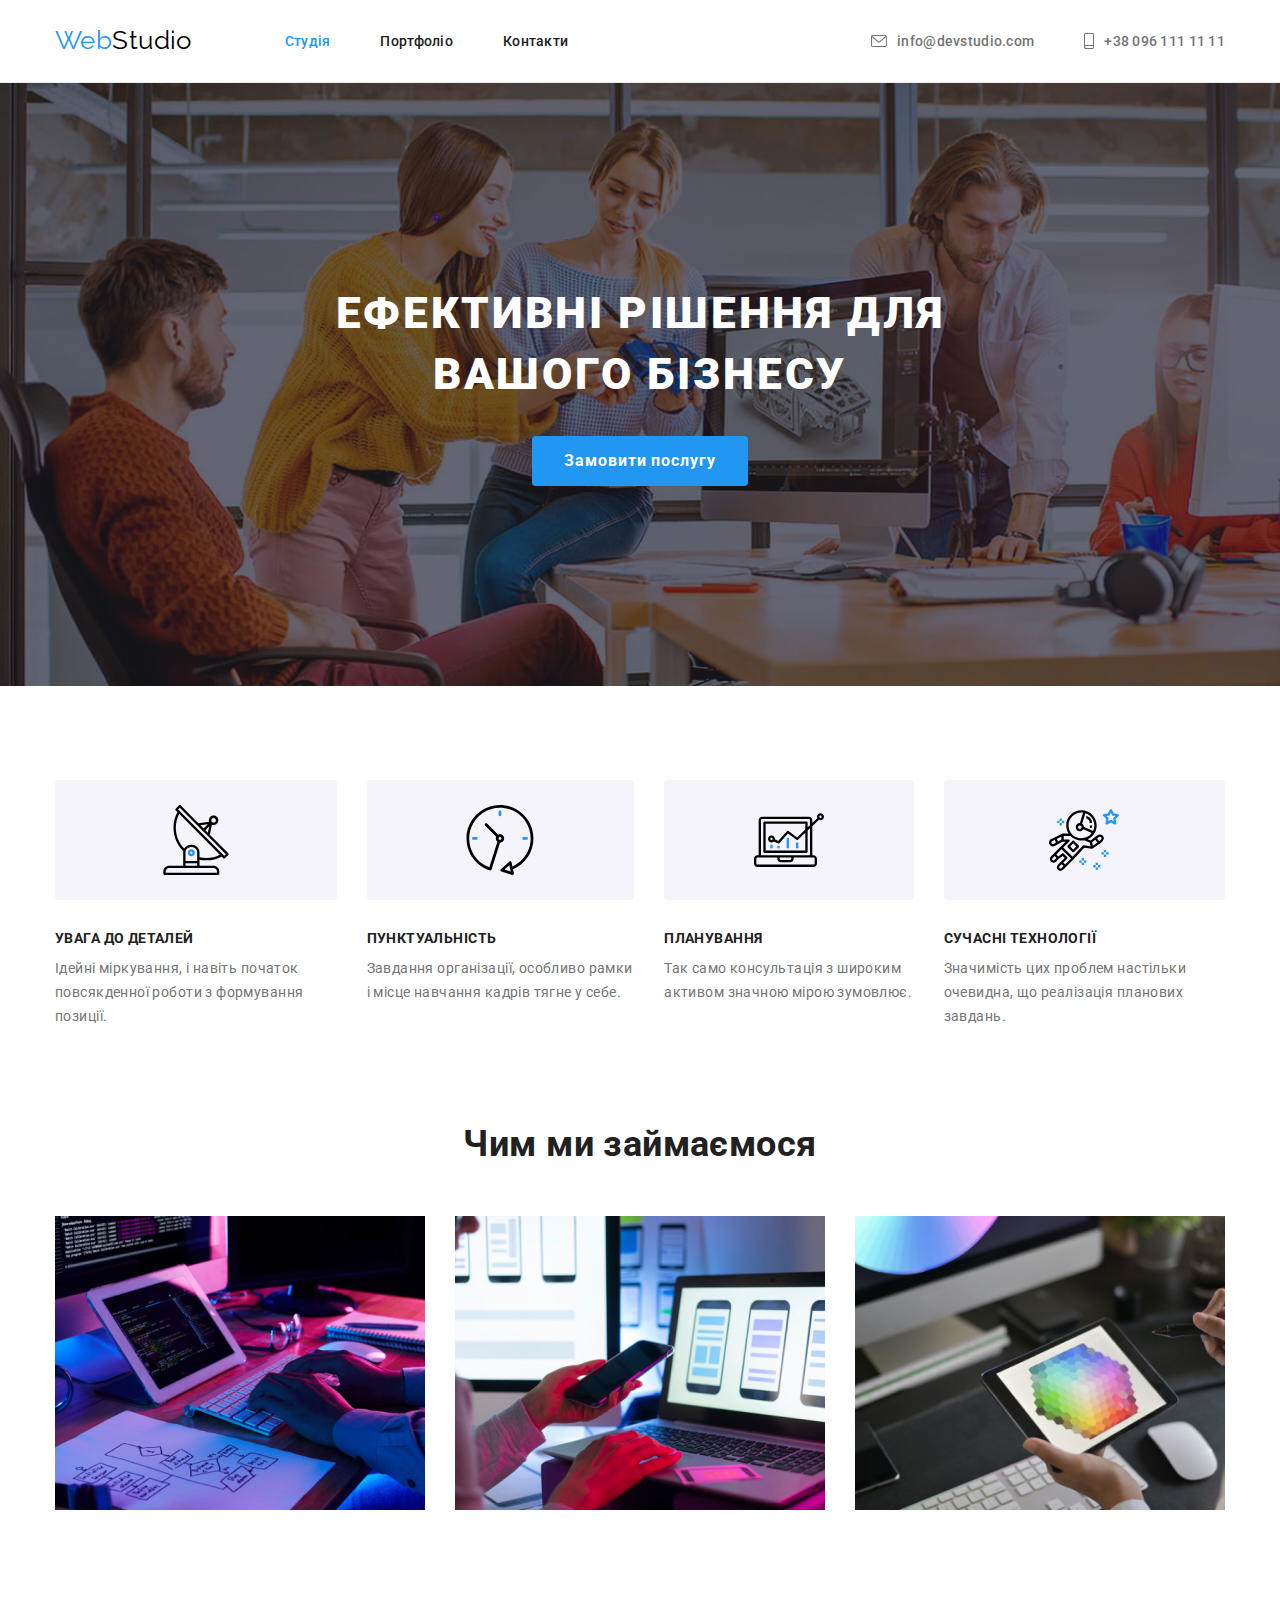
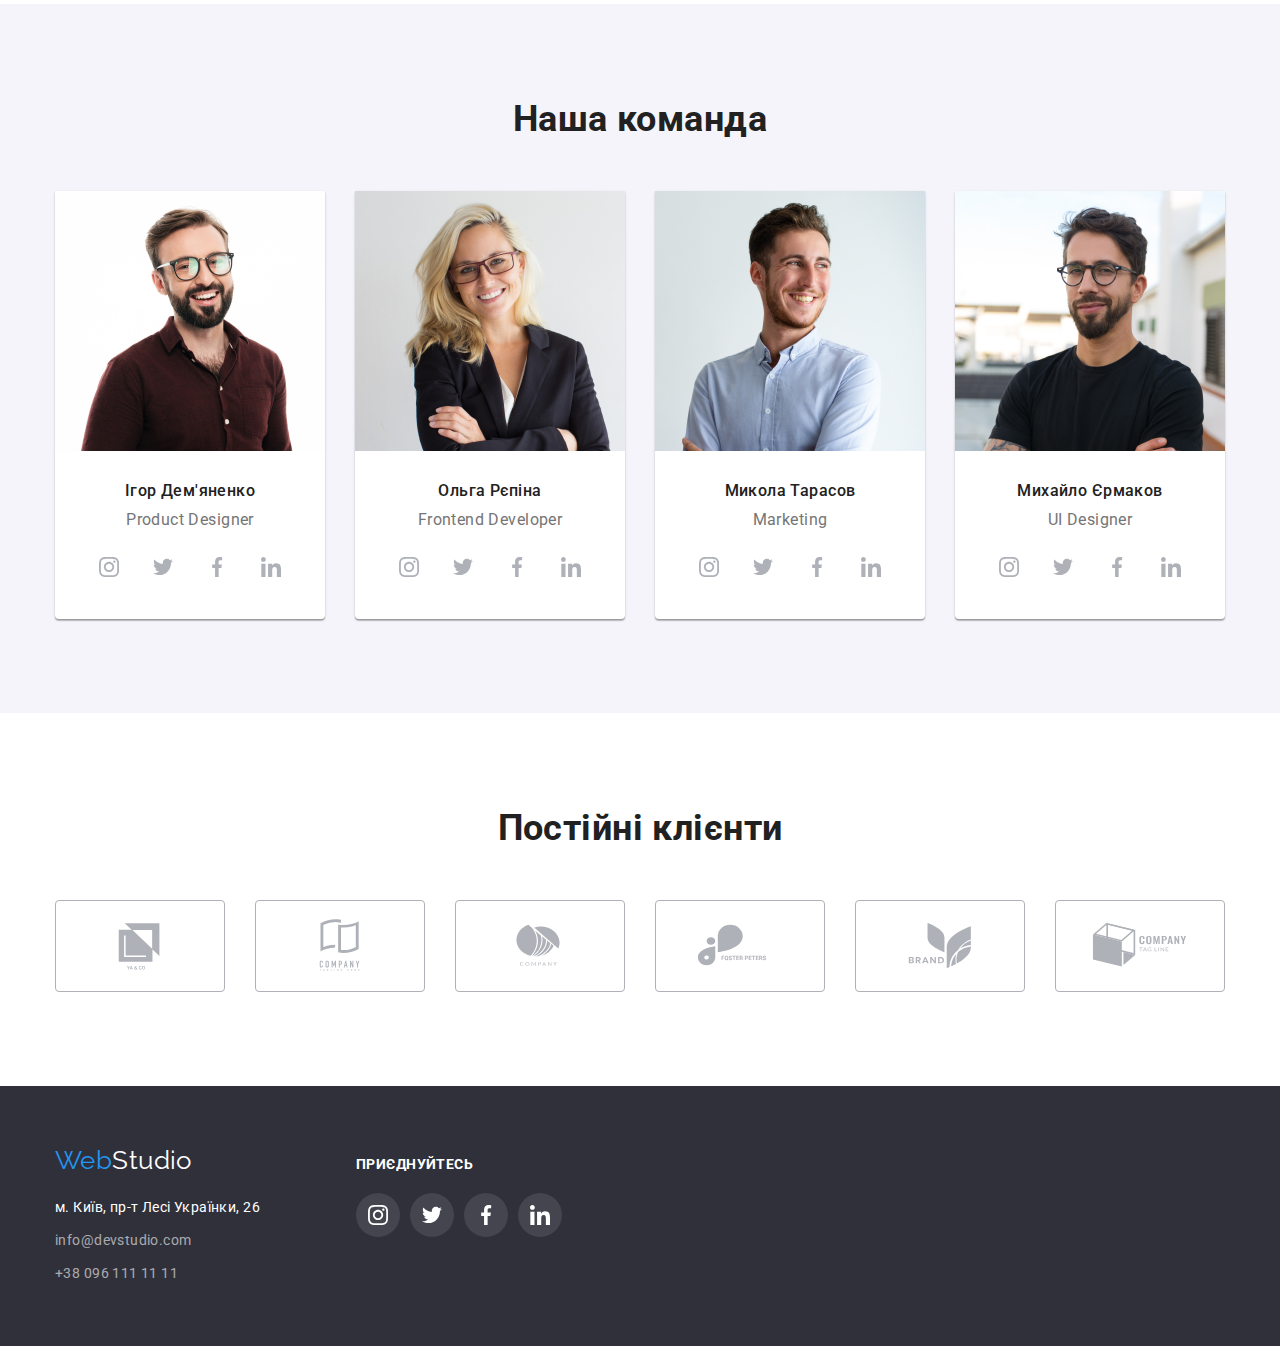
<file: index.html>
<!DOCTYPE html>
<html lang="uk">
  <head>
    <meta charset="UTF-8" />
    <meta http-equiv="X-UA-Compatible" content="IE=edge" />
    <meta name="viewport" content="width=device-width, initial-scale=1.0" />
    <title>Web Studio | Студія</title>

    <link rel="preconnect" href="https://fonts.googleapis.com" />
    <link rel="preconnect" href="https://fonts.gstatic.com" crossorigin />

    <link
      rel="stylesheet"
      href="https://cdnjs.cloudflare.com/ajax/libs/modern-normalize/1.1.0/modern-normalize.min.css"
    />

    <link
      href="https://fonts.googleapis.com/css2?family=Raleway:wght@700&family=Roboto:wght@400;500;700;900&display=swap"
      rel="stylesheet"
    />
    <link rel="stylesheet" href="./css/styles.css" />
  </head>
  <body>
    <header class="header">
      <div class="container">
        <a href="#" class="logo"><span class="logo-web">Web</span>Studio</a>
        <nav>
          <ul class="nav-links list">
            <li class="nav-link"><a class="link active" href="./index.html">Студія</a></li>
            <li class="nav-link"><a class="link" href="./portfolio.html">Портфоліо</a></li>
            <li class="nav-link"><a class="link" href="#">Контакти</a></li>
          </ul>
        </nav>
        <ul class="address-links list">
          <li class="address-link">
            <a class="link" href="mailto:info@devstudio.com">
              <svg class="link-icon" width="16" height="12">
                <use href="./images/symbol-defs.svg#icon-envelope"></use>
              </svg>
              <span>info@devstudio.com</span>
            </a>
          </li>
          <li class="address-link">
            <a class="link" href="tel:+380961111111">
              <svg class="link-icon" width="10" height="16">
                <use href="./images/symbol-defs.svg#icon-smartphone"></use>
              </svg>
              <span>+38 096 111 11 11</span>
            </a>
          </li>
        </ul>
      </div>
    </header>
    <main>
      <section class="banner">
        <div class="container">
          <h1 class="heading">Ефективні рішення для вашого бізнесу</h1>
          <button class="order-btn" type="button">Замовити послугу</button>
        </div>
      </section>
      <section class="features">
        <div class="container">
          <!-- Скритий підзаголовок  
        <h2>Переваги</h2>-->
          <ul class="list">
            <li class="feature">
              <div class="feature-icon">
                <svg class="bg-icon" width="70" height="70">
                  <use href="./images/symbol-defs.svg#icon-antenna"></use>
                </svg>
              </div>
              <h3 class="feature-title">УВАГА ДО ДЕТАЛЕЙ</h3>
              <p class="feature-descr">
                Ідейні міркування, і навіть початок повсякденної роботи з формування позиції.
              </p>
            </li>
            <li class="feature">
              <div class="feature-icon">
                <svg class="bg-icon" width="70" height="70">
                  <use href="./images/symbol-defs.svg#icon-clock"></use>
                </svg>
              </div>
              <h3 class="feature-title">ПУНКТУАЛЬНІСТЬ</h3>
              <p class="feature-descr">
                Завдання організації, особливо рамки і місце навчання кадрів тягне у себе.
              </p>
            </li>
            <li class="feature">
              <div class="feature-icon">
                <svg class="bg-icon" width="70" height="70">
                  <use href="./images/symbol-defs.svg#icon-diagram"></use>
                </svg>
              </div>
              <h3 class="feature-title">ПЛАНУВАННЯ</h3>
              <p class="feature-descr">
                Так само консультація з широким активом значною мірою зумовлює.
              </p>
            </li>
            <li class="feature">
              <div class="feature-icon">
                <svg class="bg-icon" width="70" height="70">
                  <use href="./images/symbol-defs.svg#icon-astronaut"></use>
                </svg>
              </div>
              <h3 class="feature-title">СУЧАСНІ ТЕХНОЛОГІЇ</h3>
              <p class="feature-descr">
                Значимість цих проблем настільки очевидна, що реалізація планових завдань.
              </p>
            </li>
          </ul>
        </div>
      </section>
      <section class="work">
        <div class="container">
          <h2 class="heading">Чим ми займаємося</h2>
          <ul class="list">
            <li class="work-img">
              <img
                src="./images/box-1.jpg"
                alt="Робочий стіл, на якому монітор, планшет та клавіатура; на клавіатурі руки друкують текст"
                width="370"
              />
            </li>
            <li class="work-img">
              <img
                src="./images/box-2.jpg"
                alt="Ноутбук з презентацією, одна рука лежить на клавіатурі, інша тримає телефон"
                width="370"
              />
            </li>
            <li class="work-img">
              <img
                src="./images/box-3.jpg"
                alt="В руках знаходиться планшет з палітрою кольорів на екрані"
                width="370"
              />
            </li>
          </ul>
        </div>
      </section>
      <section class="team">
        <div class="container">
          <h2 class="heading">Наша команда</h2>
          <ul class="list">
            <li class="team-member">
              <img src="./images/img-1.jpg" alt="Чоловік" width="270" />
              <div class="img-descr">
                <h3 class="name">Ігор Дем'яненко</h3>
                <p class="prof" lang="en">Product Designer</p>
                <ul class="team-social-media list">
                  <li class="team-social-media-item">
                    <a class="link" target="_blank" href="#">
                      <svg class="social-icon" width="20" height="20">
                        <use href="./images/symbol-defs.svg#icon-instagram"></use>
                      </svg>
                    </a>
                  </li>
                  <li class="team-social-media-item">
                    <a class="link" target="_blank" href="#">
                      <svg class="social-icon" width="20" height="20">
                        <use href="./images/symbol-defs.svg#icon-twitter"></use>
                      </svg>
                    </a>
                  </li>
                  <li class="team-social-media-item">
                    <a class="link" target="_blank" href="#">
                      <svg class="social-icon" width="20" height="20">
                        <use href="./images/symbol-defs.svg#icon-facebook"></use>
                      </svg>
                    </a>
                  </li>
                  <li class="team-social-media-item">
                    <a class="link" target="_blank" href="#">
                      <svg class="social-icon" width="20" height="20">
                        <use href="./images/symbol-defs.svg#icon-linkedin"></use>
                      </svg>
                    </a>
                  </li>
                </ul>
              </div>
            </li>
            <li class="team-member">
              <img src="./images/img-2.jpg" alt="Жінка" width="270" />
              <div class="img-descr">
                <h3 class="name">Ольга Рєпіна</h3>
                <p class="prof" lang="en">Frontend Developer</p>
                <ul class="team-social-media list">
                  <li class="team-social-media-item">
                    <a class="link" target="_blank" href="#">
                      <svg class="social-icon" width="20" height="20">
                        <use href="./images/symbol-defs.svg#icon-instagram"></use>
                      </svg>
                    </a>
                  </li>
                  <li class="team-social-media-item">
                    <a class="link" target="_blank" href="#">
                      <svg class="social-icon" width="20" height="20">
                        <use href="./images/symbol-defs.svg#icon-twitter"></use>
                      </svg>
                    </a>
                  </li>
                  <li class="team-social-media-item">
                    <a class="link" target="_blank" href="#">
                      <svg class="social-icon" width="20" height="20">
                        <use href="./images/symbol-defs.svg#icon-facebook"></use>
                      </svg>
                    </a>
                  </li>
                  <li class="team-social-media-item">
                    <a class="link" target="_blank" href="#">
                      <svg class="social-icon" width="20" height="20">
                        <use href="./images/symbol-defs.svg#icon-linkedin"></use>
                      </svg>
                    </a>
                  </li>
                </ul>
              </div>
            </li>
            <li class="team-member">
              <img src="./images/img-3.jpg" alt="Чоловік" width="270" />
              <div class="img-descr">
                <h3 class="name">Микола Тарасов</h3>
                <p class="prof" lang="en">Marketing</p>
                <ul class="team-social-media list">
                  <li class="team-social-media-item">
                    <a class="link" target="_blank" href="#">
                      <svg class="social-icon" width="20" height="20">
                        <use href="./images/symbol-defs.svg#icon-instagram"></use>
                      </svg>
                    </a>
                  </li>
                  <li class="team-social-media-item">
                    <a class="link" target="_blank" href="#">
                      <svg class="social-icon" width="20" height="20">
                        <use href="./images/symbol-defs.svg#icon-twitter"></use>
                      </svg>
                    </a>
                  </li>
                  <li class="team-social-media-item">
                    <a class="link" target="_blank" href="#">
                      <svg class="social-icon" width="20" height="20">
                        <use href="./images/symbol-defs.svg#icon-facebook"></use>
                      </svg>
                    </a>
                  </li>
                  <li class="team-social-media-item">
                    <a class="link" target="_blank" href="#">
                      <svg class="social-icon" width="20" height="20">
                        <use href="./images/symbol-defs.svg#icon-linkedin"></use>
                      </svg>
                    </a>
                  </li>
                </ul>
              </div>
            </li>
            <li class="team-member">
              <img src="./images/img-4.jpg" alt="Чоловік" width="270" />
              <div class="img-descr">
                <h3 class="name">Михайло Єрмаков</h3>
                <p class="prof" lang="en">UI Designer</p>
                <ul class="team-social-media list">
                  <li class="team-social-media-item">
                    <a class="link" target="_blank" href="#">
                      <svg class="social-icon" width="20" height="20">
                        <use href="./images/symbol-defs.svg#icon-instagram"></use>
                      </svg>
                    </a>
                  </li>
                  <li class="team-social-media-item">
                    <a class="link" target="_blank" href="#">
                      <svg class="social-icon" width="20" height="20">
                        <use href="./images/symbol-defs.svg#icon-twitter"></use>
                      </svg>
                    </a>
                  </li>
                  <li class="team-social-media-item">
                    <a class="link" target="_blank" href="#">
                      <svg class="social-icon" width="20" height="20">
                        <use href="./images/symbol-defs.svg#icon-facebook"></use>
                      </svg>
                    </a>
                  </li>
                  <li class="team-social-media-item">
                    <a class="link" target="_blank" href="#">
                      <svg class="social-icon" width="20" height="20">
                        <use href="./images/symbol-defs.svg#icon-linkedin"></use>
                      </svg>
                    </a>
                  </li>
                </ul>
              </div>
            </li>
          </ul>
        </div>
      </section>
      <section class="clients">
        <div class="container">
          <h2 class="heading">Постійні клієнти</h2>
          <ul class="clients-list list">
            <li class="client">
              <a class="link" href="#">
                <svg class="client-icon" width="106" height="60">
                  <use href="./images/symbol-defs.svg#icon-logo-1"></use>
                </svg>
              </a>
            </li>
            <li class="client">
              <a class="link" href="#">
                <svg class="client-icon" width="106" height="60">
                  <use href="./images/symbol-defs.svg#icon-logo-2"></use>
                </svg>
              </a>
            </li>
            <li class="client">
              <a class="link" href="#">
                <svg class="client-icon" width="106" height="60">
                  <use href="./images/symbol-defs.svg#icon-logo-3"></use>
                </svg>
              </a>
            </li>
            <li class="client">
              <a class="link" href="#">
                <svg class="client-icon" width="106" height="60">
                  <use href="./images/symbol-defs.svg#icon-logo-4"></use>
                </svg>
              </a>
            </li>
            <li class="client">
              <a class="link" href="#">
                <svg class="client-icon" width="106" height="60">
                  <use href="./images/symbol-defs.svg#icon-logo-5"></use>
                </svg>
              </a>
            </li>
            <li class="client">
              <a class="link" href="#">
                <svg class="client-icon" width="106" height="60">
                  <use href="./images/symbol-defs.svg#icon-logo-6"></use>
                </svg>
              </a>
            </li>
          </ul>
        </div>
      </section>
    </main>
    <footer class="contacts">
      <div class="container">
        <div class="left-col">
          <a class="logo" href="#"><span class="logo-web">Web</span>Studio</a>
          <address>
            <ul class="list">
              <li class="contact">
                <a
                  class="link address"
                  href="https://goo.gl/maps/NFWaWCBF67r8jR2YA"
                  rel="noreferrer noopener"
                  target="_blank"
                  >м. Київ, пр-т Лесі Українки, 26</a
                >
              </li>
              <li class="contact">
                <a class="link email" href="mailto:info@devstudio.com">info@devstudio.com</a>
              </li>
              <li class="contact">
                <a class="link number" href="tel:+380961111111">+38 096 111 11 11</a>
              </li>
            </ul>
          </address>
        </div>
        <div class="right-col">
          <div class="join list">
            <p class="join-heading">приєднуйтесь</p>
            <div class="social-media">
              <a class="social-media-item link" target="_blank" href="#">
                <svg class="social-icon" width="20" height="20">
                  <use href="./images/symbol-defs.svg#icon-instagram"></use>
                </svg>
              </a>

              <a class="social-media-item link" target="_blank" href="#">
                <svg class="social-icon" width="20" height="20">
                  <use href="./images/symbol-defs.svg#icon-twitter"></use>
                </svg>
              </a>

              <a class="social-media-item link" target="_blank" href="#">
                <svg class="social-icon" width="20" height="20">
                  <use href="./images/symbol-defs.svg#icon-facebook"></use>
                </svg>
              </a>

              <a class="social-media-item link" target="_blank" href="#">
                <svg class="social-icon" width="20" height="20">
                  <use href="./images/symbol-defs.svg#icon-linkedin"></use>
                </svg>
              </a>
            </div>
          </div>
        </div>
      </div>
    </footer>
  </body>
</html>
</file>
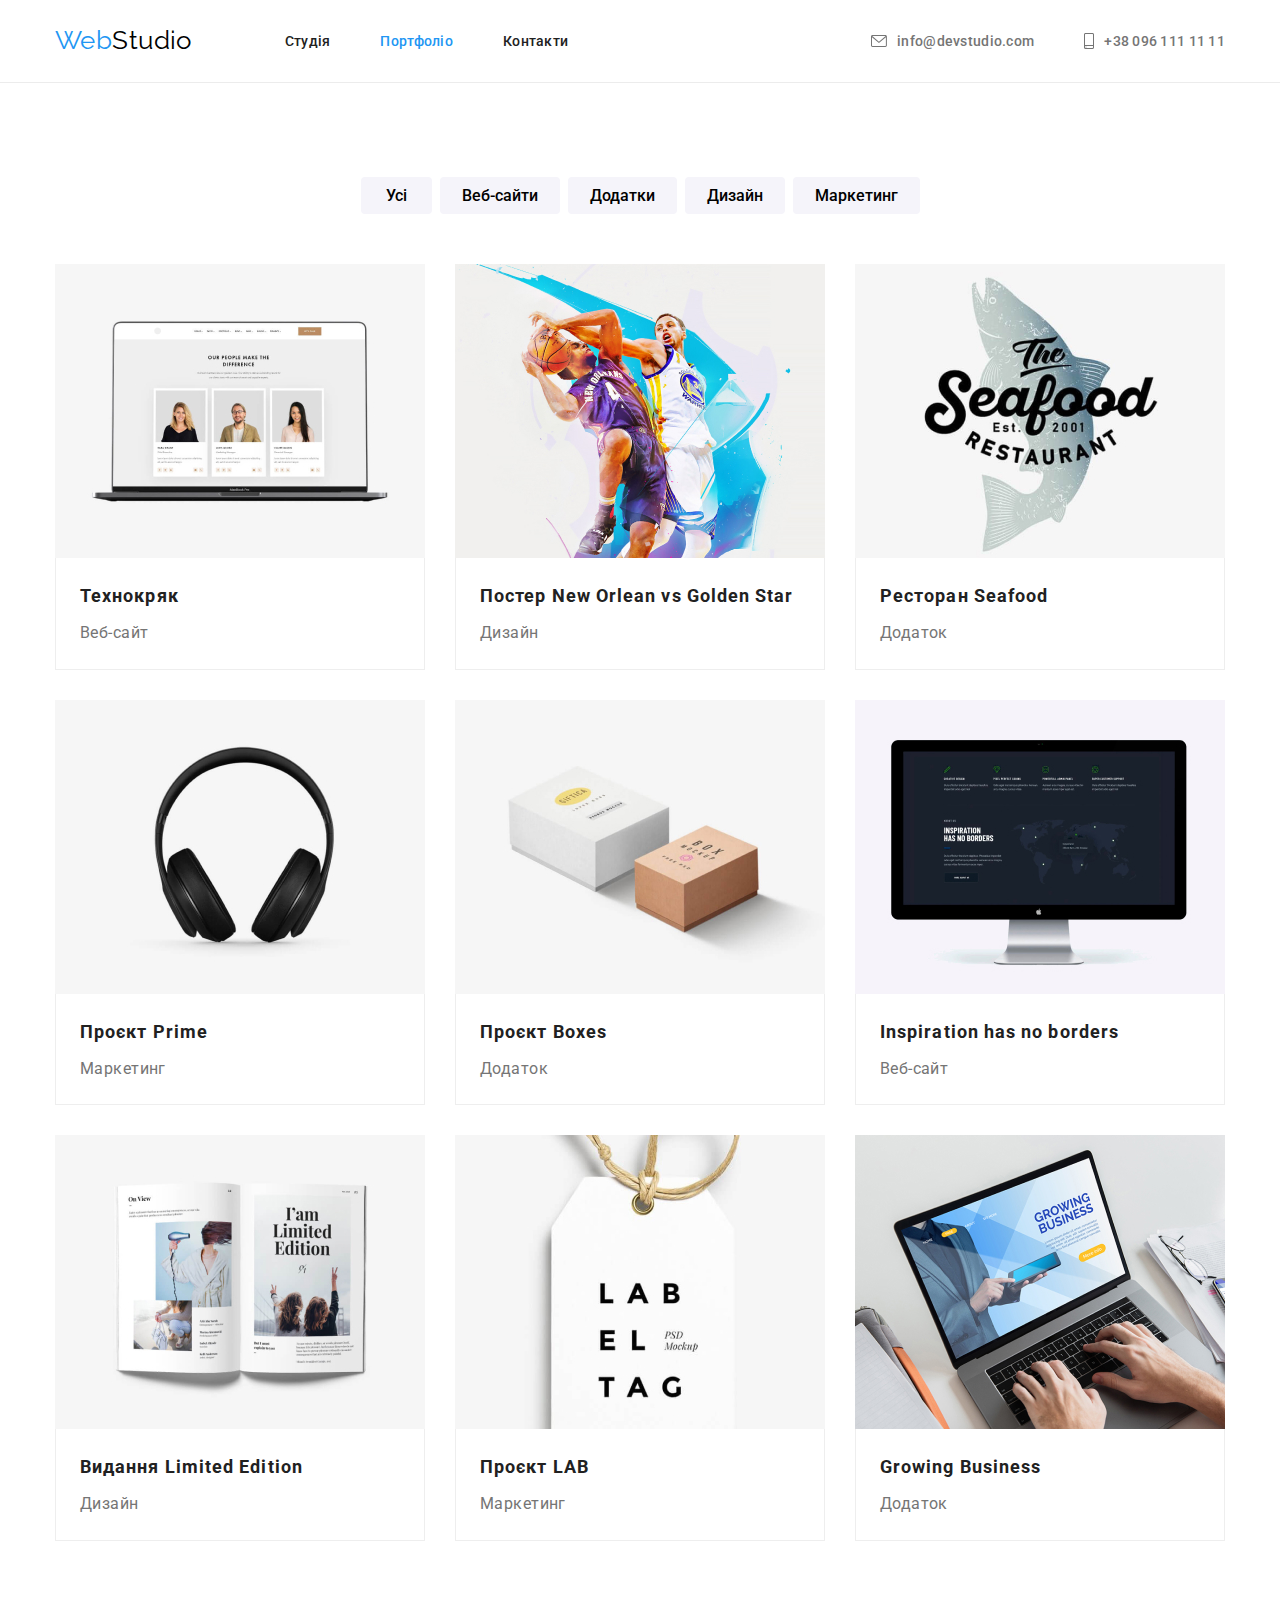
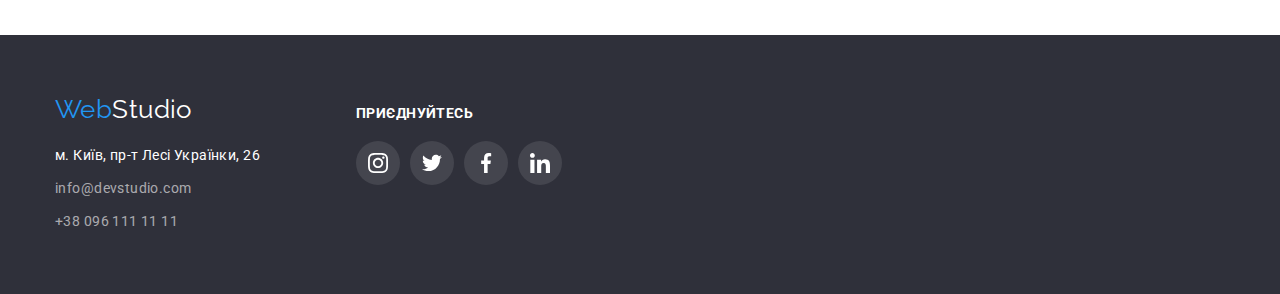
<file: portfolio.html>
<!DOCTYPE html>
<html lang="uk">
  <head>
    <meta charset="UTF-8" />
    <meta http-equiv="X-UA-Compatible" content="IE=edge" />
    <meta name="viewport" content="width=device-width, initial-scale=1.0" />
    <title>Web Studio | Портфоліо</title>

    <link rel="preconnect" href="https://fonts.googleapis.com" />
    <link rel="preconnect" href="https://fonts.gstatic.com" crossorigin />

    <link
      rel="stylesheet"
      href="https://cdnjs.cloudflare.com/ajax/libs/modern-normalize/1.1.0/modern-normalize.min.css"
    />

    <link
      href="https://fonts.googleapis.com/css2?family=Raleway:wght@700&family=Roboto:wght@400;500;700;900&display=swap"
      rel="stylesheet"
    />
    <link rel="stylesheet" href="./css/styles.css" />
  </head>
  <body>
    <header class="header">
      <div class="container">
        <a href="#" class="logo"><span class="logo-web">Web</span>Studio</a>
        <nav>
          <ul class="nav-links list">
            <li class="nav-link"><a class="link" href="./index.html">Студія</a></li>
            <li class="nav-link"><a class="link active" href="./portfolio.html">Портфоліо</a></li>
            <li class="nav-link"><a class="link" href="#">Контакти</a></li>
          </ul>
        </nav>
        <ul class="address-links list">
          <li class="address-link">
            <a class="link" href="mailto:info@devstudio.com">
              <svg class="link-icon" width="16" height="12">
                <use href="./images/symbol-defs.svg#icon-envelope"></use>
              </svg>
              <span>info@devstudio.com</span>
            </a>
          </li>
          <li class="address-link">
            <a class="link" href="tel:+380961111111">
              <svg class="link-icon" width="10" height="16">
                <use href="./images/symbol-defs.svg#icon-smartphone"></use>
              </svg>
              <span>+38 096 111 11 11</span>
            </a>
          </li>
        </ul>
      </div>
    </header>
    <main>
      <section class="portfolio">
        <div class="container">
          <!-- Прихований заголовок 
        <h1>Проекти WebStudio</h1>-->
          <ul class="filter list">
            <li class="filter-item"><button class="filter-btn" type="button">Усі</button></li>
            <li class="filter-item"><button class="filter-btn" type="button">Веб-сайти</button></li>
            <li class="filter-item"><button class="filter-btn" type="button">Додатки</button></li>
            <li class="filter-item"><button class="filter-btn" type="button">Дизайн</button></li>
            <li class="filter-item"><button class="filter-btn" type="button">Маркетинг</button></li>
          </ul>
          <ul class="projects list">
            <li class="project">
              <a class="link" href="#">
                <img src="./images/pr-1.jpg" alt="Ноутбук" width="370" />
                <div class="img-descr">
                  <h2 class="pr-name">Технокряк</h2>
                  <p class="pr-descr">Веб-сайт</p>
                </div>
              </a>
            </li>
            <li class="project">
              <a class="link" href="#">
                <img src="./images/pr-2.jpg" alt="баскетболісти" width="370" />
                <div class="img-descr">
                  <h2 class="pr-name">Постер <span lang="en">New Orlean vs Golden Star</span></h2>
                  <p class="pr-descr">Дизайн</p>
                </div>
              </a>
            </li>
            <li class="project">
              <a class="link" href="#">
                <img
                  src="./images/pr-3.jpg"
                  alt="Напис на фоні малюнка риби: Рибний ресторан, з 2001
              року"
                  width="370"
                />
                <div class="img-descr">
                  <h2 class="pr-name">Ресторан <span lang="en">Seafood</span></h2>
                  <p class="pr-descr">Додаток</p>
                </div>
              </a>
            </li>
            <li class="project">
              <a class="link" href="#">
                <img src="./images/pr-4.jpg" alt="Навушники" width="370" />
                <div class="img-descr">
                  <h2 class="pr-name">Проєкт <span lang="en">Prime</span></h2>
                  <p class="pr-descr">Маркетинг</p>
                </div>
              </a>
            </li>
            <li class="project">
              <a class="link" href="#">
                <img src="./images/pr-5.jpg" alt="Дві коробки" width="370" />
                <div class="img-descr">
                  <h2 class="pr-name">Проєкт <span lang="en">Boxes</span></h2>
                  <p class="pr-descr">Додаток</p>
                </div>
              </a>
            </li>
            <li class="project">
              <a class="link" href="#">
                <img src="./images/pr-6.jpg" alt="Монітор" width="370" />
                <div class="img-descr">
                  <h2 class="pr-name" lang="en">Inspiration has no borders</h2>
                  <p class="pr-descr">Веб-сайт</p>
                </div>
              </a>
            </li>
            <li class="project">
              <a class="link" href="#">
                <img src="./images/pr-7.jpg" alt="Книга" width="370" />
                <div class="img-descr">
                  <h2 class="pr-name">Видання <span lang="en">Limited Edition</span></h2>
                  <p class="pr-descr">Дизайн</p>
                </div>
              </a>
            </li>
            <li class="project">
              <a class="link" href="#">
                <img src="./images/pr-8.jpg" alt="Картонний ярлик" width="370" />
                <div class="img-descr">
                  <h2 class="pr-name">Проєкт <span lang="en">LAB</span></h2>
                  <p class="pr-descr">Маркетинг</p>
                </div>
              </a>
            </li>
            <li class="project">
              <a class="link" href="#">
                <img src="./images/pr-9.jpg" alt="Руки друкують на ноутбуці" width="370" />
                <div class="img-descr">
                  <h2 class="pr-name" lang="en">Growing Business</h2>
                  <p class="pr-descr">Додаток</p>
                </div>
              </a>
            </li>
          </ul>
        </div>
      </section>
    </main>
    <footer class="contacts">
      <div class="container">
        <div class="left-col">
          <a class="logo" href="#"><span class="logo-web">Web</span>Studio</a>
          <address>
            <ul class="list">
              <li class="contact">
                <a
                  class="link address"
                  href="https://goo.gl/maps/NFWaWCBF67r8jR2YA"
                  rel="noreferrer noopener"
                  target="_blank"
                  >м. Київ, пр-т Лесі Українки, 26</a
                >
              </li>
              <li class="contact">
                <a class="link email" href="mailto:info@devstudio.com">info@devstudio.com</a>
              </li>
              <li class="contact">
                <a class="link number" href="tel:+380961111111">+38 096 111 11 11</a>
              </li>
            </ul>
          </address>
        </div>
        <div class="right-col">
          <div class="join list">
            <p class="join-heading">приєднуйтесь</p>
            <div class="social-media">
              <a class="social-media-item link" target="_blank" href="#">
                <svg class="social-icon" width="20" height="20">
                  <use href="./images/symbol-defs.svg#icon-instagram"></use>
                </svg>
              </a>

              <a class="social-media-item link" target="_blank" href="#">
                <svg class="social-icon" width="20" height="20">
                  <use href="./images/symbol-defs.svg#icon-twitter"></use>
                </svg>
              </a>

              <a class="social-media-item link" target="_blank" href="#">
                <svg class="social-icon" width="20" height="20">
                  <use href="./images/symbol-defs.svg#icon-facebook"></use>
                </svg>
              </a>

              <a class="social-media-item link" target="_blank" href="#">
                <svg class="social-icon" width="20" height="20">
                  <use href="./images/symbol-defs.svg#icon-linkedin"></use>
                </svg>
              </a>
            </div>
          </div>
        </div>
      </div>
    </footer>
  </body>
</html>
</file>
<file: css/styles.css>
:root {
  --main-color: #2196f3;
  --secondary-color: #f5f4fa;
  --box-color: #2f303a;
  --header-stroke: 1px solid #ececec;
  --card-border: 1px solid #eeeeee;
  --main-text-color: #212121;
  --secondary-text-color: #757575;
  --team-social-media: #afb1b8;
  --white-color: #ffffff;
  --black-color: #000000;
  --transparent-grey-color: rgba(255, 255, 255, 0.6);
  --transparent-grey-second-color: rgba(255, 255, 255, 0.1);
  --img-card-shadow: 0px 1px 3px rgba(0, 0, 0, 0.12), 0px 1px 1px rgba(0, 0, 0, 0.14),
    0px 2px 1px rgba(0, 0, 0, 0.2);
  --btn-shadow: 0px 3px 1px rgba(0, 0, 0, 0.1), 0px 1px 2px rgba(0, 0, 0, 0.08),
    0px 2px 2px rgba(0, 0, 0, 0.12);
  --pfoject-card-shadow: 0px 1px 1px rgba(0, 0, 0, 0.12), 0px 4px 4px rgba(0, 0, 0, 0.06),
    1px 4px 6px rgba(0, 0, 0, 0.16);
}

/* загальні налаштування */

/*
* {
  outline: 1px solid black;
}
*/

body {
  font-family: 'Roboto', sans-serif;
  color: var(--main-text-color);
  font-size: 14px;
  letter-spacing: 0.03em;
  background-color: var(--white-color);
}

h1,
h2,
h3,
p {
  margin: 0;
}

button {
  border-radius: 4px;
}

.container {
  margin: 0 auto;
  width: 1200px;
  padding-left: 15px;
  padding-right: 15px;
}

img {
  display: block;
  max-width: 100%;
  height: auto;
}

.list {
  margin: 0;
  padding: 0;
  list-style: none;
}

.link {
  color: inherit;
  text-decoration: none;
}

.link:visited {
  color: inherit;
}

.link.active {
  color: var(--main-color);
}

/* СТУДІЯ */
/* хедер */

.header {
  border-bottom: var(--header-stroke);
  border-top: 1px solid transparent;
}

.header .container {
  display: flex;
  align-items: center;
}

.logo {
  display: inline-block;
  color: var(--black-color);
  font-family: 'Raleway', sans-serif;
  font-size: 26px;
  text-decoration: none;
}

.header .logo {
  margin-right: 93px;
}

.logo-web {
  color: var(--main-color);
}

.address-links {
  margin-left: auto;
}

.nav-links,
.address-links {
  display: flex;
}

.nav-links .link,
.address-links .link {
  display: flex;
  align-items: center;
  padding-top: 32px;
  padding-bottom: 32px;
  font-weight: 500;
  line-height: 1.2;
  letter-spacing: 0.02em;
}

.link-icon,
.social-icon,
.client-icon {
  fill: currentColor;
}

.link-icon {
  margin-right: 10px;
}

.address-links .link {
  color: var(--secondary-text-color);
}

.nav-links .link:hover,
.nav-links .link:focus,
.address-links .link:hover,
.address-links .link:focus {
  color: var(--main-color);
}

.nav-link + .nav-link,
.address-link + .address-link {
  margin-left: 50px;
}

/* мейн */
/* Банер */
.banner {
  max-width: 1600px;
  margin-left: auto;
  margin-right: auto;
  padding-top: 200px;
  padding-bottom: 200px;
  background: linear-gradient(rgba(47, 48, 58, 0.4), rgba(47, 48, 58, 0.4)),
    url('../images/banner.jpg');
  background-size: cover;
  background-color: var(--box-color);
  text-align: center;
}

.banner .heading {
  margin-bottom: 30px;
  margin-left: auto;
  margin-right: auto;
  width: 696px;
  text-transform: uppercase;
  font-size: 44px;
  font-weight: 900;
  line-height: 1.4;
  letter-spacing: 0.06em;
  color: var(--white-color);
}

.banner .order-btn {
  padding: 10px 32px;
  cursor: pointer;
  color: var(--white-color);
  font-family: inherit;
  font-size: 16px;
  font-weight: 700;
  line-height: 1.9;
  letter-spacing: 0.06em;
  background-color: var(--main-color);
  border: none;
}

/* Переваги */

.features {
  padding-top: 94px;
}

.features .list,
.work .list,
.team .list,
.contacts .social-media {
  display: flex;
}

.features .feature {
  width: calc((100%-90px) / 4);
}

.feature + .feature {
  margin-left: 30px;
}

.features .feature-icon {
  height: 120px;
  display: flex;
  justify-content: center;
  align-items: center;
  margin-bottom: 30px;
  border-radius: 4px;
  text-align: center;
  background-color: var(--secondary-color);
}

.features .feature-title {
  margin-bottom: 10px;
  font-size: inherit;
  line-height: 1.2;
}

.features .feature-descr {
  color: var(--secondary-text-color);
  line-height: 1.7;
}

/* Чим займаємося */

.work,
.team,
.portfolio,
.clients {
  padding-top: 94px;
  padding-bottom: 94px;
}

.work .heading,
.team .heading,
.clients .heading {
  margin: 0;
  margin-bottom: 50px;
  text-align: center;
  font-size: 36px;
  line-height: 1.2;
}

.work-img + .work-img {
  margin-left: 30px;
}

.work-img {
  width: calc((100% - 60px) / 3);
}

/* Команда */

.team {
  background-color: var(--secondary-color);
}

.team .team-member {
  width: calc((100% - 90px) / 4);
  background-color: var(--white-color);
  border-radius: 0px 0px 4px 4px;
  box-shadow: var(--img-card-shadow);
}

.team-member + .team-member {
  margin-left: 30px;
}

.team .img-descr {
  padding-top: 30px;
  padding-bottom: 30px;
  text-align: center;
}

.team .name,
.team .prof {
  font-size: 16px;
  line-height: 1.2;
}

.team .name {
  font-weight: 500;
  margin-bottom: 10px;
}

.team .prof {
  margin-bottom: 16px;
  color: var(--secondary-text-color);
}

.team-social-media {
  justify-content: center;
}

.team-social-media-item {
  width: 44px;
  height: 44px;
}

.team-social-media-item + .team-social-media-item {
  margin-left: 10px;
}

.team-member .link {
  color: var(--team-social-media);
  width: 100%;
  height: 100%;
}

.team-member .link,
.join .link {
  display: flex;
  justify-content: center;
  align-items: center;
  border-radius: 50%;
}

.team-member .link:hover,
.team-member .link:focus {
  color: var(--white-color);
  background-color: var(--main-color);
}

/* Постійні клієнти */

.clients-list {
  display: flex;
}

.clients .link {
  width: 100%;
  height: 100%;
  display: flex;
  justify-content: center;
  align-items: center;
  color: var(--team-social-media);
  border: 1px solid var(--team-social-media);
  border-radius: 4px;
}

.clients .link:hover,
.clients .link:focus {
  color: var(--main-color);
  border-color: var(--main-color);
}

.clients .client {
  height: 92px;
  width: calc((100% - 150px) / 6);
}

.client + .client {
  margin-left: 30px;
}

/* футер */

.contacts {
  padding-top: 60px;
  padding-bottom: 60px;
  background-color: var(--box-color);
}

.contacts .logo {
  margin-bottom: 20px;
  color: var(--white-color);
}

.contacts .link {
  font-weight: 400;
  line-height: 1.7;
  font-style: normal;
}

.contacts .contact {
  width: 231px;
}

.contacts .contact:not(:first-child) {
  margin-top: 9px;
}

.contacts .address {
  color: var(--white-color);
}

.contacts .email,
.contacts .number {
  color: var(--transparent-grey-color);
}

.contacts .email:hover,
.contacts .email:focus,
.contacts .number:hover,
.contacts .number:focus {
  color: var(--main-color);
}

.contacts > .container {
  display: flex;
  align-items: baseline;
}

.contacts .left-col {
  width: 231px;
  margin-right: 70px;
}

.social-media-item + .social-media-item {
  margin-left: 10px;
}

.join-heading {
  margin-bottom: 20px;
  color: var(--white-color);
  text-transform: uppercase;
  font-weight: 700;
  line-height: 1.2;
}

.join .link {
  width: 44px;
  height: 44px;
  color: var(--white-color);
  background-color: var(--transparent-grey-second-color);
}

.join .link:hover,
.join .link:focus {
  background-color: var(--main-color);
}

/* ПОРТФОЛІО */
/* мейн */

/* Фільтр */

.portfolio .filter {
  margin-bottom: 50px;
  display: flex;
  justify-content: center;
}

.filter-item + .filter-item {
  margin-left: 8px;
}

.filter-item:first-child > .filter-btn {
  padding: 6px 25px;
}

.portfolio .filter-btn {
  padding: 6px 22px;
  background-color: var(--secondary-color);
  font-size: 16px;
  font-weight: 500;
  line-height: 1.6;
  font-family: inherit;
  border: none;
  cursor: pointer;
}

.portfolio .filter-btn:hover,
.portfolio .filter-btn:focus {
  color: var(--white-color);
  background-color: var(--main-color);
  box-shadow: var(--btn-shadow);
}

/* Проєкти */

.portfolio .projects {
  display: flex;
  flex-wrap: wrap;
}

.projects .project {
  width: calc((100% - 60px) / 3);
}

.projects .link {
  display: block;
}

.projects .link:hover,
.projects .link:focus {
  box-shadow: var(--pfoject-card-shadow);
}

.project:not(:nth-of-type(3n)) {
  margin-right: 30px;
}

.project:not(:nth-last-child(-n + 3)) {
  margin-bottom: 30px;
}

.portfolio .img-descr {
  padding: 20px 24px;
  border-left: var(--card-border);
  border-right: var(--card-border);
  border-bottom: var(--card-border);
}

.projects .pr-name {
  font-size: 18px;
  line-height: 2;
  letter-spacing: 0.06em;
  margin-bottom: 4px;
}

.projects .pr-descr {
  color: var(--secondary-text-color);
  font-size: 16px;
  line-height: 1.9;
}
</file>
